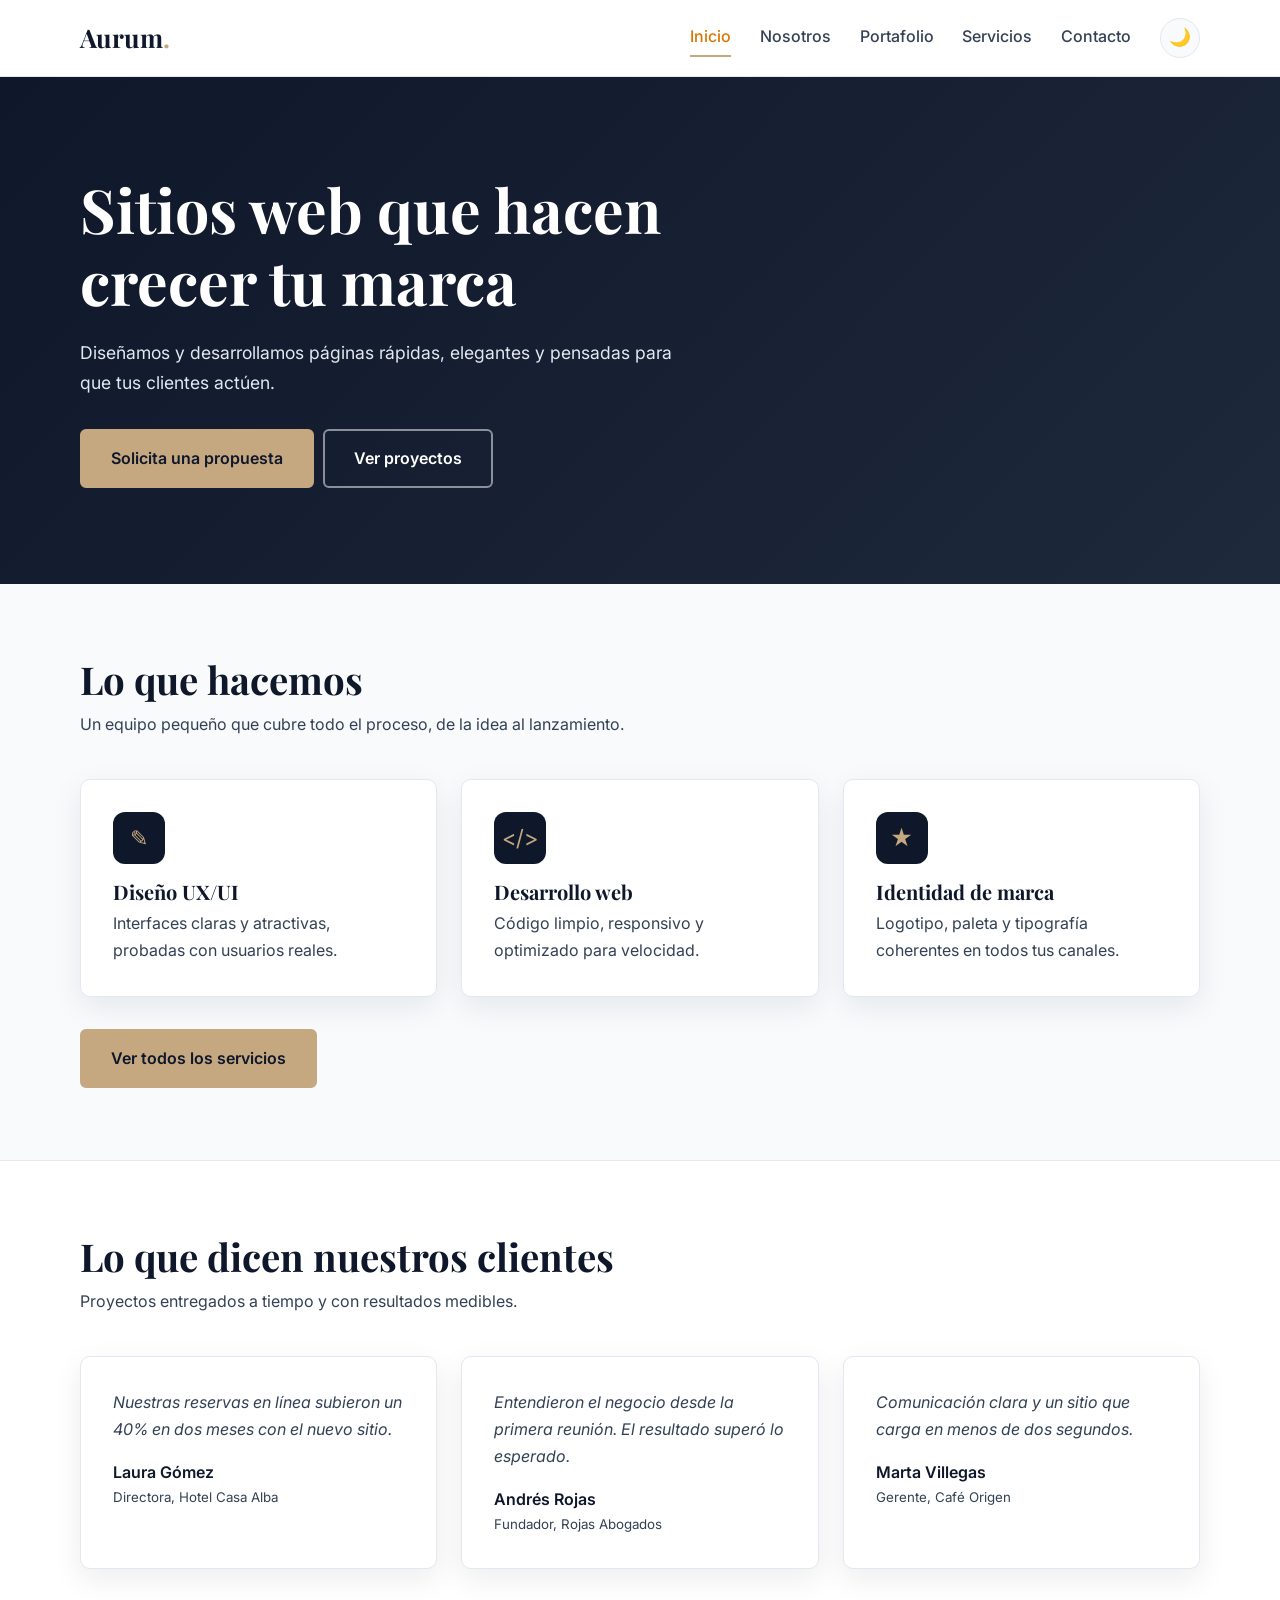
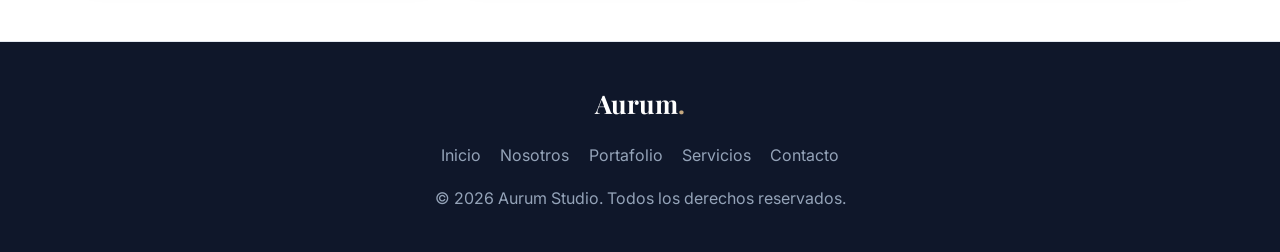
<file: index.html>
<!DOCTYPE html>
<html lang="es">
<head>
<meta charset="UTF-8">
<meta name="viewport" content="width=device-width, initial-scale=1">
<title>Inicio | Aurum Studio</title>
<meta name="description" content="Aurum Studio: estudio de diseño y desarrollo web a medida.">
<link rel="preconnect" href="https://fonts.googleapis.com">
<link rel="preconnect" href="https://fonts.gstatic.com" crossorigin>
<link href="https://fonts.googleapis.com/css2?family=Inter:wght@400;500;600&family=Playfair+Display:wght@600;700&display=swap" rel="stylesheet">
<link rel="stylesheet" href="styles.css">
<script>try{if(localStorage.getItem('theme')==='dark')document.documentElement.classList.add('dark-mode')}catch(e){}</script>
</head>
<body>
<header class="site-header">
<div class="container nav-wrap">
<a class="logo" href="index.html">Aurum<span>.</span></a>
<button class="menu-toggle" aria-label="Abrir menú" aria-expanded="false" aria-controls="nav"><span></span><span></span><span></span></button>
<nav id="nav" class="nav" aria-label="Principal"><ul><li><a href="index.html" class="active" aria-current="page">Inicio</a></li><li><a href="nosotros.html">Nosotros</a></li><li><a href="portafolio.html">Portafolio</a></li><li><a href="servicios.html">Servicios</a></li><li><a href="contacto.html">Contacto</a></li></ul><button class="theme-toggle" type="button" aria-label="Cambiar tema">🌙</button></nav>
</div>
</header>
<main>
<section class="hero"><div class="container">
<h1>Sitios web que hacen crecer tu marca</h1>
<p>Diseñamos y desarrollamos páginas rápidas, elegantes y pensadas para que tus clientes actúen.</p>
<a class="btn btn-primary" href="contacto.html">Solicita una propuesta</a><a class="btn btn-outline" href="portafolio.html">Ver proyectos</a>
</div></section>
<section><div class="container"><h2>Lo que hacemos</h2><p class="lead">Un equipo pequeño que cubre todo el proceso, de la idea al lanzamiento.</p>
<div class="grid grid-3">
<article class="card"><div class="icon">✎</div><h3>Diseño UX/UI</h3><p>Interfaces claras y atractivas, probadas con usuarios reales.</p></article>
<article class="card"><div class="icon">&lt;/&gt;</div><h3>Desarrollo web</h3><p>Código limpio, responsivo y optimizado para velocidad.</p></article>
<article class="card"><div class="icon">★</div><h3>Identidad de marca</h3><p>Logotipo, paleta y tipografía coherentes en todos tus canales.</p></article>
</div><p style="margin-top:2rem"><a class="btn btn-primary" href="servicios.html">Ver todos los servicios</a></p></div></section>
<section class="alt"><div class="container"><h2>Lo que dicen nuestros clientes</h2><p class="lead">Proyectos entregados a tiempo y con resultados medibles.</p>
<div class="grid grid-3">
<article class="card"><blockquote>Nuestras reservas en línea subieron un 40% en dos meses con el nuevo sitio.</blockquote><p class="author">Laura Gómez<small>Directora, Hotel Casa Alba</small></p></article>
<article class="card"><blockquote>Entendieron el negocio desde la primera reunión. El resultado superó lo esperado.</blockquote><p class="author">Andrés Rojas<small>Fundador, Rojas Abogados</small></p></article>
<article class="card"><blockquote>Comunicación clara y un sitio que carga en menos de dos segundos.</blockquote><p class="author">Marta Villegas<small>Gerente, Café Origen</small></p></article>
</div></div></section>
</main>
<footer>
<div class="container">
<a class="logo" href="index.html">Aurum<span>.</span></a>
<ul><li><a href="index.html">Inicio</a></li><li><a href="nosotros.html">Nosotros</a></li><li><a href="portafolio.html">Portafolio</a></li><li><a href="servicios.html">Servicios</a></li><li><a href="contacto.html">Contacto</a></li></ul>
<p>&copy; 2026 Aurum Studio. Todos los derechos reservados.</p>
</div>
</footer>
<script src="script.js"></script>
</body>
</html>
</file>
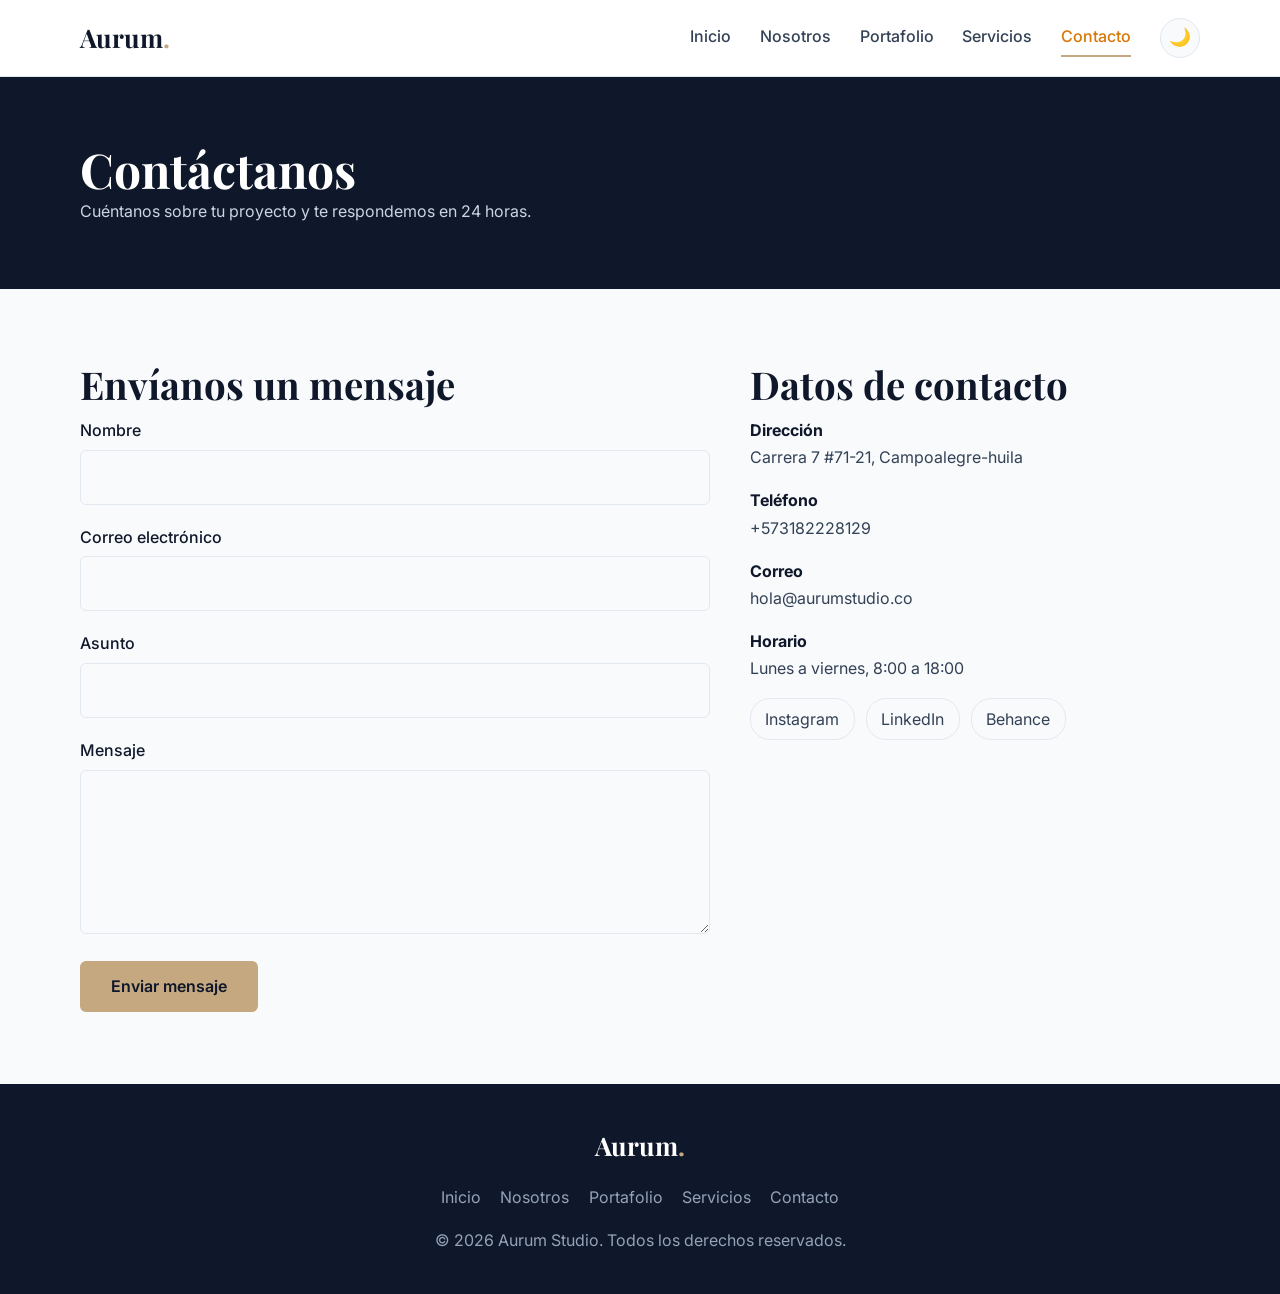
<file: contacto.html>
<!DOCTYPE html>
<html lang="es">
<head>
<meta charset="UTF-8">
<meta name="viewport" content="width=device-width, initial-scale=1">
<title>Contacto | Aurum Studio</title>
<meta name="description" content="Aurum Studio: estudio de diseño y desarrollo web a medida.">
<link rel="preconnect" href="https://fonts.googleapis.com">
<link rel="preconnect" href="https://fonts.gstatic.com" crossorigin>
<link href="https://fonts.googleapis.com/css2?family=Inter:wght@400;500;600&family=Playfair+Display:wght@600;700&display=swap" rel="stylesheet">
<link rel="stylesheet" href="styles.css">
<script>try{if(localStorage.getItem('theme')==='dark')document.documentElement.classList.add('dark-mode')}catch(e){}</script>
</head>
<body>
<header class="site-header">
<div class="container nav-wrap">
<a class="logo" href="index.html">Aurum<span>.</span></a>
<button class="menu-toggle" aria-label="Abrir menú" aria-expanded="false" aria-controls="nav"><span></span><span></span><span></span></button>
<nav id="nav" class="nav" aria-label="Principal"><ul><li><a href="index.html">Inicio</a></li><li><a href="nosotros.html">Nosotros</a></li><li><a href="portafolio.html">Portafolio</a></li><li><a href="servicios.html">Servicios</a></li><li><a href="contacto.html" class="active" aria-current="page">Contacto</a></li></ul><button class="theme-toggle" type="button" aria-label="Cambiar tema">🌙</button></nav>
</div>
</header>
<main>
<section class="page-hero"><div class="container"><h1>Contáctanos</h1><p>Cuéntanos sobre tu proyecto y te respondemos en 24 horas.</p></div></section>
<section><div class="container contact-grid">
<article><h2>Envíanos un mensaje</h2>
<form id="contact-form" novalidate>
<div class="field"><label for="nombre">Nombre</label><input id="nombre" name="nombre" type="text" autocomplete="name"><span class="error" role="alert"></span></div>
<div class="field"><label for="email">Correo electrónico</label><input id="email" name="email" type="email" autocomplete="email"><span class="error" role="alert"></span></div>
<div class="field"><label for="asunto">Asunto</label><input id="asunto" name="asunto" type="text"><span class="error" role="alert"></span></div>
<div class="field"><label for="mensaje">Mensaje</label><textarea id="mensaje" name="mensaje" rows="5"></textarea><span class="error" role="alert"></span></div>
<button class="btn btn-primary" type="submit">Enviar mensaje</button>
<p id="success" class="success" role="status"></p>
</form></article>
<aside><h2>Datos de contacto</h2>
<ul class="info-list">
<li><strong>Dirección</strong>Carrera 7 #71-21, Campoalegre-huila</li>
<li><strong>Teléfono</strong>+573182228129</li>
<li><strong>Correo</strong>hola@aurumstudio.co</li>
<li><strong>Horario</strong>Lunes a viernes, 8:00 a 18:00</li></ul>
<div class="social"><a href="#">Instagram</a><a href="#">LinkedIn</a><a href="#">Behance</a></div></aside>
</div></section>
</main>
<footer>
<div class="container">
<a class="logo" href="index.html">Aurum<span>.</span></a>
<ul><li><a href="index.html">Inicio</a></li><li><a href="nosotros.html">Nosotros</a></li><li><a href="portafolio.html">Portafolio</a></li><li><a href="servicios.html">Servicios</a></li><li><a href="contacto.html">Contacto</a></li></ul>
<p>&copy; 2026 Aurum Studio. Todos los derechos reservados.</p>
</div>
</footer>
<script src="script.js"></script>
</body>
</html>
</file>
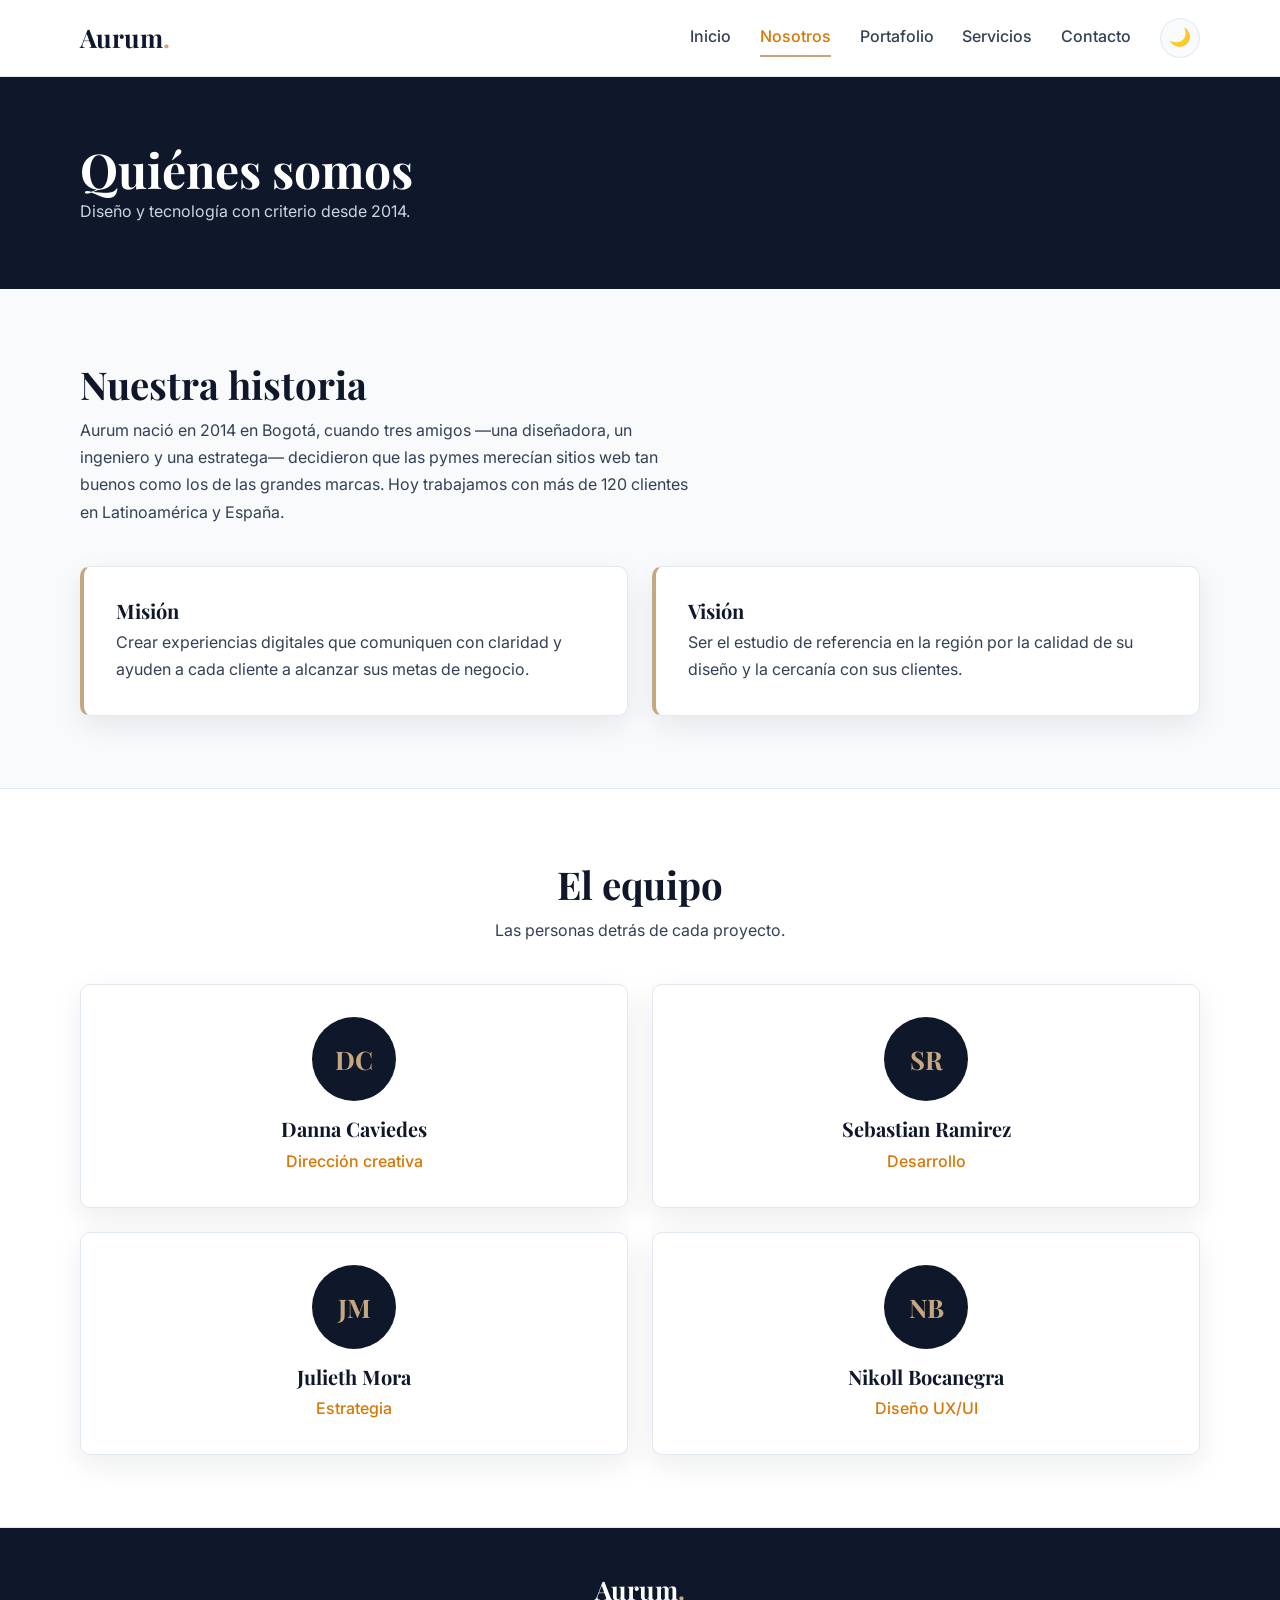
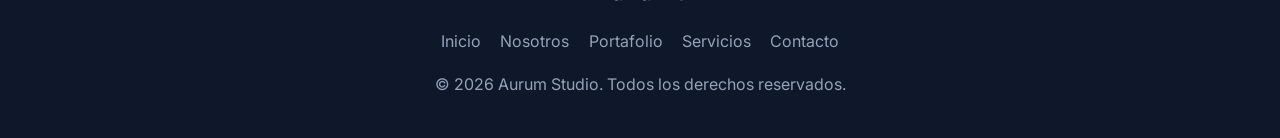
<file: nosotros.html>
<!DOCTYPE html>
<html lang="es">
<head>
<meta charset="UTF-8">
<meta name="viewport" content="width=device-width, initial-scale=1">
<title>Nosotros | Aurum Studio</title>
<meta name="description" content="Aurum Studio: estudio de diseño y desarrollo web a medida.">
<link rel="preconnect" href="https://fonts.googleapis.com">
<link rel="preconnect" href="https://fonts.gstatic.com" crossorigin>
<link href="https://fonts.googleapis.com/css2?family=Inter:wght@400;500;600&family=Playfair+Display:wght@600;700&display=swap" rel="stylesheet">
<link rel="stylesheet" href="styles.css">
<script>try{if(localStorage.getItem('theme')==='dark')document.documentElement.classList.add('dark-mode')}catch(e){}</script>
</head>
<body>
<header class="site-header">
<div class="container nav-wrap">
<a class="logo" href="index.html">Aurum<span>.</span></a>
<button class="menu-toggle" aria-label="Abrir menú" aria-expanded="false" aria-controls="nav"><span></span><span></span><span></span></button>
<nav id="nav" class="nav" aria-label="Principal"><ul><li><a href="index.html">Inicio</a></li><li><a href="nosotros.html" class="active" aria-current="page">Nosotros</a></li><li><a href="portafolio.html">Portafolio</a></li><li><a href="servicios.html">Servicios</a></li><li><a href="contacto.html">Contacto</a></li></ul><button class="theme-toggle" type="button" aria-label="Cambiar tema">🌙</button></nav>
</div>
</header>
<main>
<section class="page-hero"><div class="container"><h1>Quiénes somos</h1><p>Diseño y tecnología con criterio desde 2014.</p></div></section>
<section><div class="container"><h2>Nuestra historia</h2>
<p class="lead">Aurum nació en 2014 en Bogotá, cuando tres amigos —una diseñadora, un ingeniero y una estratega— decidieron que las pymes merecían sitios web tan buenos como los de las grandes marcas. Hoy trabajamos con más de 120 clientes en Latinoamérica y España.</p>
<div class="grid grid-2">
<article class="card mv"><h3>Misión</h3><p>Crear experiencias digitales que comuniquen con claridad y ayuden a cada cliente a alcanzar sus metas de negocio.</p></article>
<article class="card mv"><h3>Visión</h3><p>Ser el estudio de referencia en la región por la calidad de su diseño y la cercanía con sus clientes.</p></article>
</div></div></section>
<section class="alt team"><div class="container center"><h2>El equipo</h2><p class="lead">Las personas detrás de cada proyecto.</p>
<div class="grid grid-4">
<article class="card"><div class="avatar">DC</div><h3>Danna Caviedes</h3><p class="role">Dirección creativa</p></article>
<article class="card"><div class="avatar">SR</div><h3>Sebastian Ramirez</h3><p class="role">Desarrollo</p></article>
<article class="card"><div class="avatar">JM</div><h3>Julieth Mora</h3><p class="role">Estrategia</p></article>
<article class="card"><div class="avatar">NB</div><h3>Nikoll Bocanegra</h3><p class="role">Diseño UX/UI</p></article>
</div></div></section>
</main>
<footer>
<div class="container">
<a class="logo" href="index.html">Aurum<span>.</span></a>
<ul><li><a href="index.html">Inicio</a></li><li><a href="nosotros.html">Nosotros</a></li><li><a href="portafolio.html">Portafolio</a></li><li><a href="servicios.html">Servicios</a></li><li><a href="contacto.html">Contacto</a></li></ul>
<p>&copy; 2026 Aurum Studio. Todos los derechos reservados.</p>
</div>
</footer>
<script src="script.js"></script>
</body>
</html>
</file>
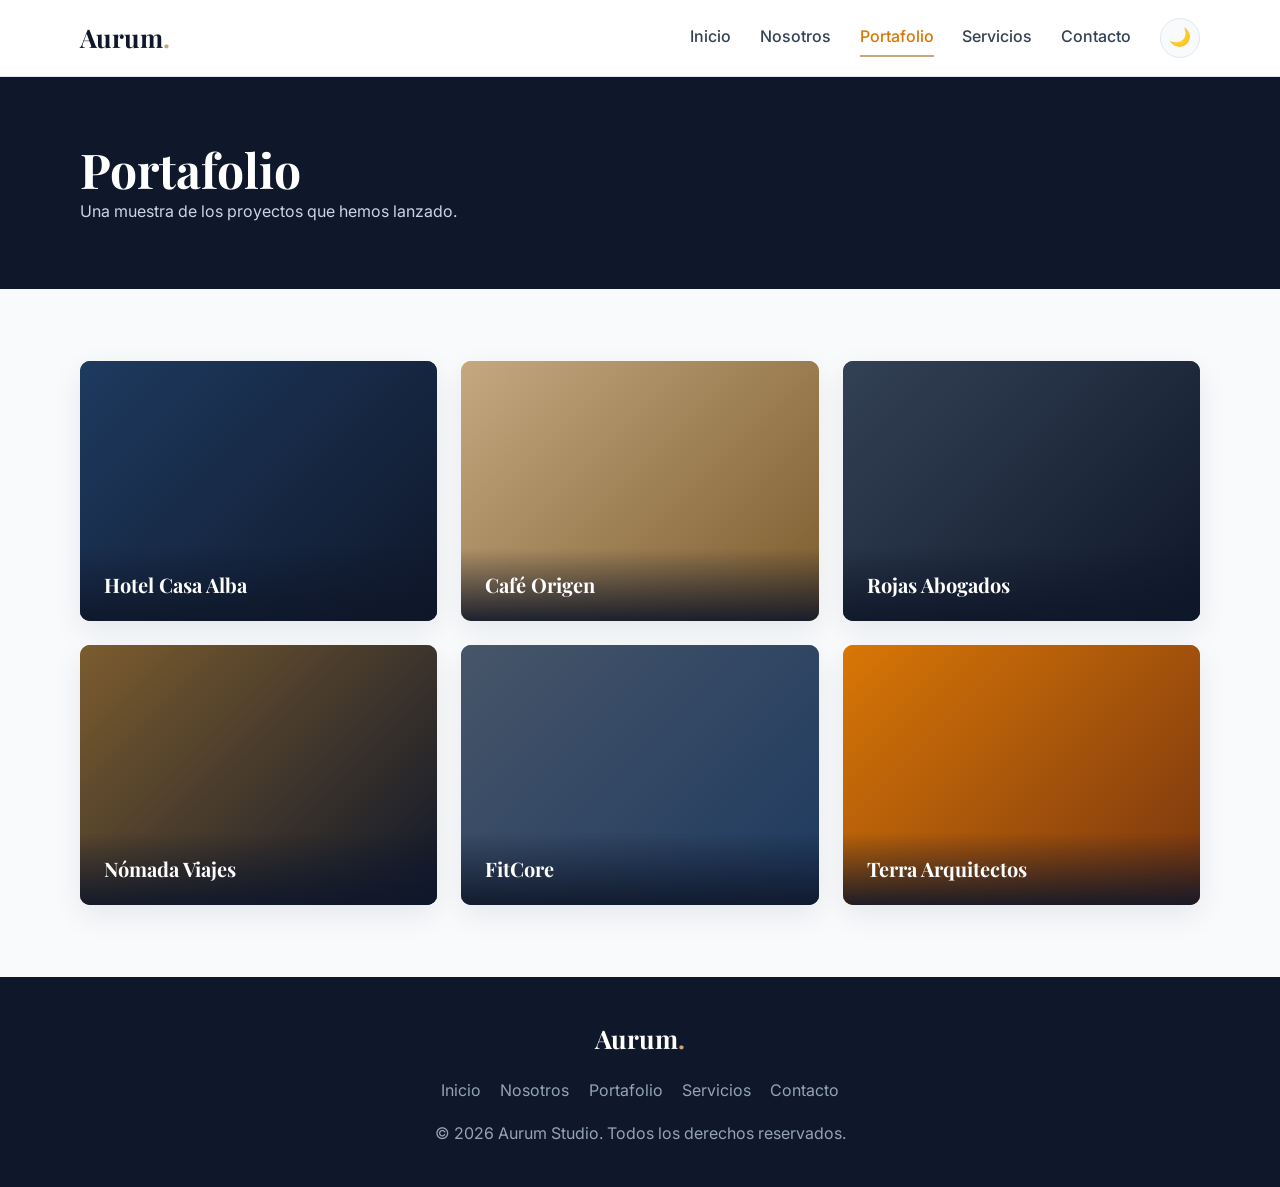
<file: portafolio.html>
<!DOCTYPE html>
<html lang="es">
<head>
<meta charset="UTF-8">
<meta name="viewport" content="width=device-width, initial-scale=1">
<title>Portafolio | Aurum Studio</title>
<meta name="description" content="Aurum Studio: estudio de diseño y desarrollo web a medida.">
<link rel="preconnect" href="https://fonts.googleapis.com">
<link rel="preconnect" href="https://fonts.gstatic.com" crossorigin>
<link href="https://fonts.googleapis.com/css2?family=Inter:wght@400;500;600&family=Playfair+Display:wght@600;700&display=swap" rel="stylesheet">
<link rel="stylesheet" href="styles.css">
<script>try{if(localStorage.getItem('theme')==='dark')document.documentElement.classList.add('dark-mode')}catch(e){}</script>
</head>
<body>
<header class="site-header">
<div class="container nav-wrap">
<a class="logo" href="index.html">Aurum<span>.</span></a>
<button class="menu-toggle" aria-label="Abrir menú" aria-expanded="false" aria-controls="nav"><span></span><span></span><span></span></button>
<nav id="nav" class="nav" aria-label="Principal"><ul><li><a href="index.html">Inicio</a></li><li><a href="nosotros.html">Nosotros</a></li><li><a href="portafolio.html" class="active" aria-current="page">Portafolio</a></li><li><a href="servicios.html">Servicios</a></li><li><a href="contacto.html">Contacto</a></li></ul><button class="theme-toggle" type="button" aria-label="Cambiar tema">🌙</button></nav>
</div>
</header>
<main>
<section class="page-hero"><div class="container"><h1>Portafolio</h1><p>Una muestra de los proyectos que hemos lanzado.</p></div></section>
<section><div class="container"><div class="grid grid-3"><article class="project g1" tabindex="0"><div class="info"><h3>Hotel Casa Alba</h3><p>Sitio con motor de reservas y galería inmersiva.</p></div></article><article class="project g2" tabindex="0"><div class="info"><h3>Café Origen</h3><p>Tienda en línea y branding para tostadores locales.</p></div></article><article class="project g3" tabindex="0"><div class="info"><h3>Rojas Abogados</h3><p>Portal corporativo con blog y agenda de citas.</p></div></article><article class="project g4" tabindex="0"><div class="info"><h3>Nómada Viajes</h3><p>Plataforma de paquetes turísticos con filtros.</p></div></article><article class="project g5" tabindex="0"><div class="info"><h3>FitCore</h3><p>Landing y panel de membresías para gimnasios.</p></div></article><article class="project g6" tabindex="0"><div class="info"><h3>Terra Arquitectos</h3><p>Portafolio visual para estudio de arquitectura.</p></div></article></div></div></section>
</main>
<footer>
<div class="container">
<a class="logo" href="index.html">Aurum<span>.</span></a>
<ul><li><a href="index.html">Inicio</a></li><li><a href="nosotros.html">Nosotros</a></li><li><a href="portafolio.html">Portafolio</a></li><li><a href="servicios.html">Servicios</a></li><li><a href="contacto.html">Contacto</a></li></ul>
<p>&copy; 2026 Aurum Studio. Todos los derechos reservados.</p>
</div>
</footer>
<script src="script.js"></script>
</body>
</html>
</file>
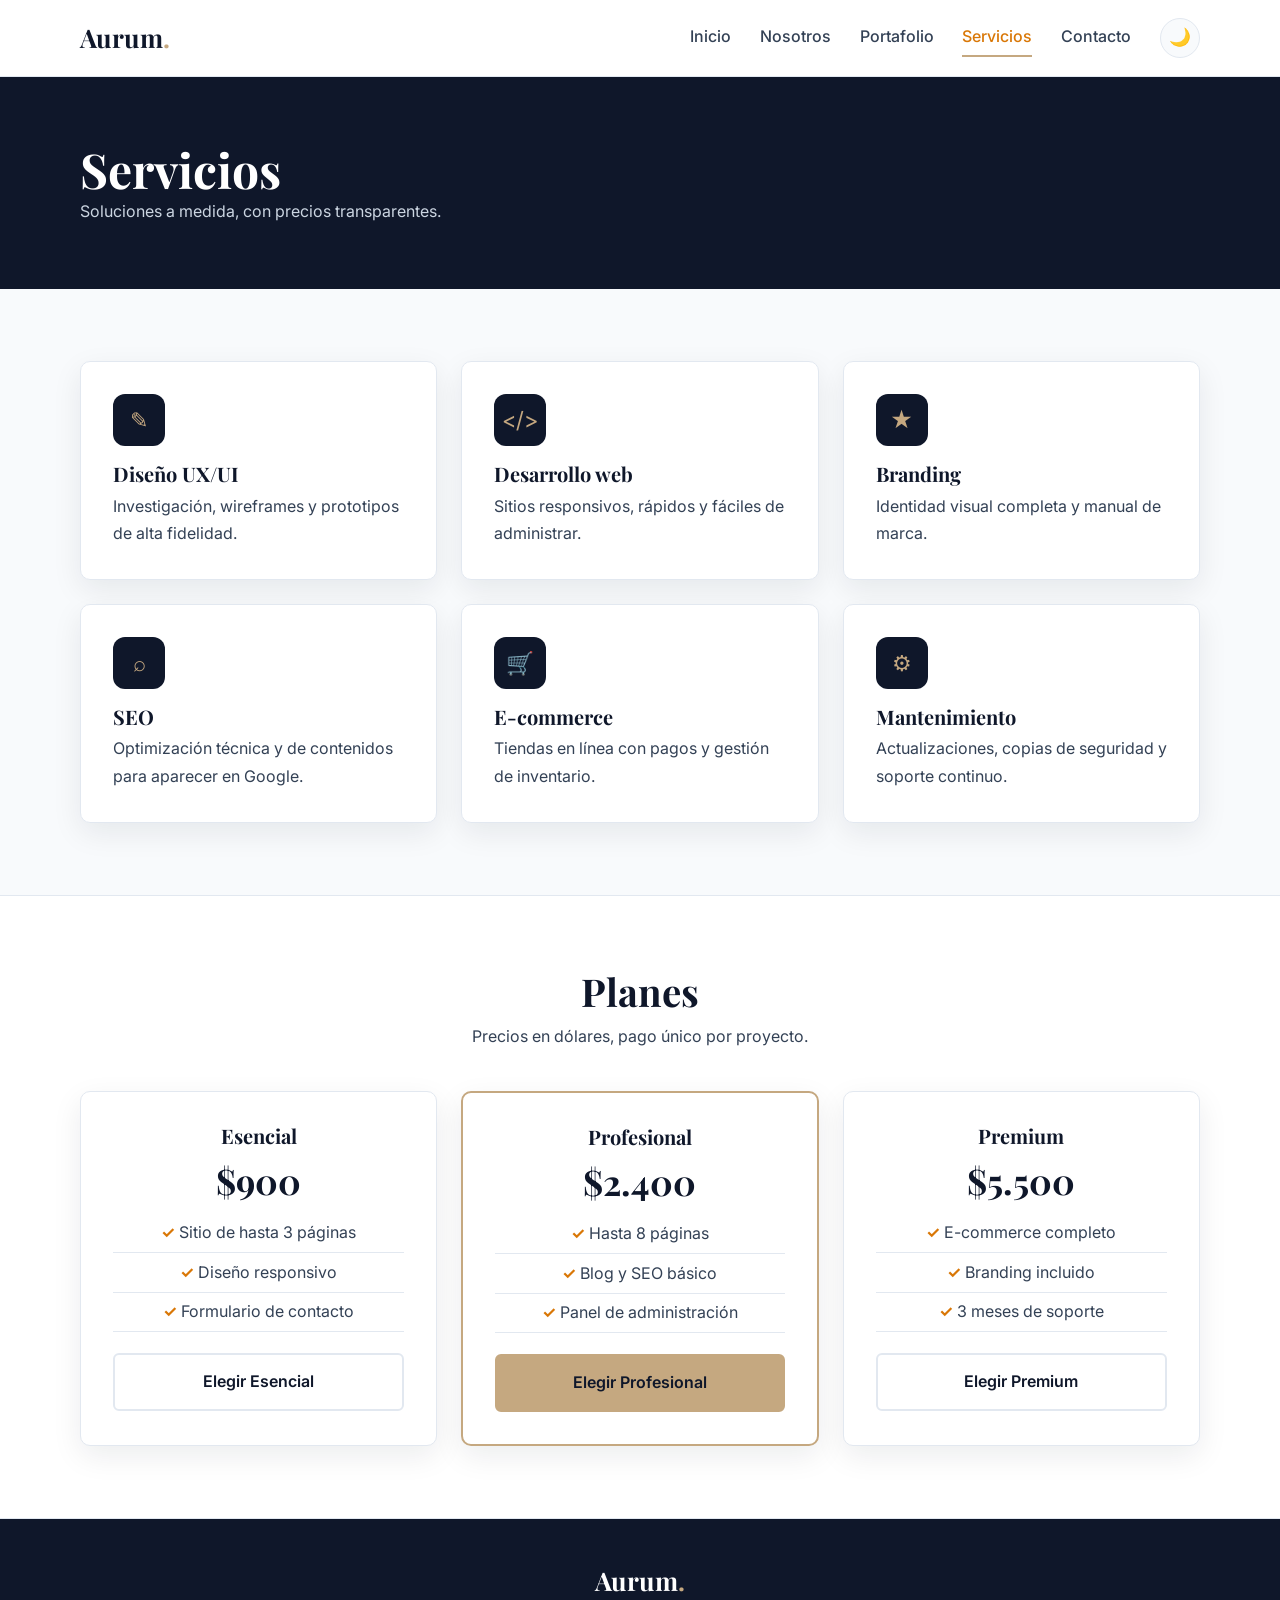
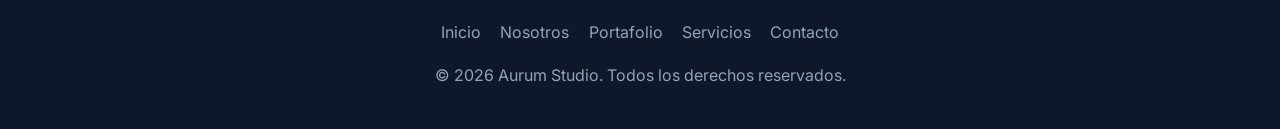
<file: servicios.html>
<!DOCTYPE html>
<html lang="es">
<head>
<meta charset="UTF-8">
<meta name="viewport" content="width=device-width, initial-scale=1">
<title>Servicios | Aurum Studio</title>
<meta name="description" content="Aurum Studio: estudio de diseño y desarrollo web a medida.">
<link rel="preconnect" href="https://fonts.googleapis.com">
<link rel="preconnect" href="https://fonts.gstatic.com" crossorigin>
<link href="https://fonts.googleapis.com/css2?family=Inter:wght@400;500;600&family=Playfair+Display:wght@600;700&display=swap" rel="stylesheet">
<link rel="stylesheet" href="styles.css">
<script>try{if(localStorage.getItem('theme')==='dark')document.documentElement.classList.add('dark-mode')}catch(e){}</script>
</head>
<body>
<header class="site-header">
<div class="container nav-wrap">
<a class="logo" href="index.html">Aurum<span>.</span></a>
<button class="menu-toggle" aria-label="Abrir menú" aria-expanded="false" aria-controls="nav"><span></span><span></span><span></span></button>
<nav id="nav" class="nav" aria-label="Principal"><ul><li><a href="index.html">Inicio</a></li><li><a href="nosotros.html">Nosotros</a></li><li><a href="portafolio.html">Portafolio</a></li><li><a href="servicios.html" class="active" aria-current="page">Servicios</a></li><li><a href="contacto.html">Contacto</a></li></ul><button class="theme-toggle" type="button" aria-label="Cambiar tema">🌙</button></nav>
</div>
</header>
<main>
<section class="page-hero"><div class="container"><h1>Servicios</h1><p>Soluciones a medida, con precios transparentes.</p></div></section>
<section><div class="container"><div class="grid grid-3">
<article class="card"><div class="icon">✎</div><h3>Diseño UX/UI</h3><p>Investigación, wireframes y prototipos de alta fidelidad.</p></article>
<article class="card"><div class="icon">&lt;/&gt;</div><h3>Desarrollo web</h3><p>Sitios responsivos, rápidos y fáciles de administrar.</p></article>
<article class="card"><div class="icon">★</div><h3>Branding</h3><p>Identidad visual completa y manual de marca.</p></article>
<article class="card"><div class="icon">⌕</div><h3>SEO</h3><p>Optimización técnica y de contenidos para aparecer en Google.</p></article>
<article class="card"><div class="icon">🛒</div><h3>E-commerce</h3><p>Tiendas en línea con pagos y gestión de inventario.</p></article>
<article class="card"><div class="icon">⚙</div><h3>Mantenimiento</h3><p>Actualizaciones, copias de seguridad y soporte continuo.</p></article>
</div></div></section>
<section class="alt"><div class="container center"><h2>Planes</h2><p class="lead">Precios en dólares, pago único por proyecto.</p>
<div class="grid grid-3 plan">
<article class="card"><h3>Esencial</h3><p class="price">$900</p><ul><li>Sitio de hasta 3 páginas</li><li>Diseño responsivo</li><li>Formulario de contacto</li></ul><a class="btn btn-outline" style="color:var(--head);border-color:var(--border)" href="contacto.html">Elegir Esencial</a></article>
<article class="card featured"><h3>Profesional</h3><p class="price">$2.400</p><ul><li>Hasta 8 páginas</li><li>Blog y SEO básico</li><li>Panel de administración</li></ul><a class="btn btn-primary" href="contacto.html">Elegir Profesional</a></article>
<article class="card"><h3>Premium</h3><p class="price">$5.500</p><ul><li>E-commerce completo</li><li>Branding incluido</li><li>3 meses de soporte</li></ul><a class="btn btn-outline" style="color:var(--head);border-color:var(--border)" href="contacto.html">Elegir Premium</a></article>
</div></div></section>
</main>
<footer>
<div class="container">
<a class="logo" href="index.html">Aurum<span>.</span></a>
<ul><li><a href="index.html">Inicio</a></li><li><a href="nosotros.html">Nosotros</a></li><li><a href="portafolio.html">Portafolio</a></li><li><a href="servicios.html">Servicios</a></li><li><a href="contacto.html">Contacto</a></li></ul>
<p>&copy; 2026 Aurum Studio. Todos los derechos reservados.</p>
</div>
</footer>
<script src="script.js"></script>
</body>
</html>
</file>
<file: styles.css>
:root{--primary:#0F172A;--accent:#C5A880;--accent-h:#D97706;--bg:#F8FAFC;--text:#334155;--card:#fff;--border:#e2e8f0;--head:#0F172A;--shadow:0 10px 30px rgba(15,23,42,.08)}
.dark-mode{--bg:#0B1120;--text:#cbd5e1;--card:#111a2e;--border:#1e293b;--head:#f1f5f9;--shadow:0 10px 30px rgba(0,0,0,.4)}
*{box-sizing:border-box;margin:0;padding:0}
html{scroll-behavior:smooth}
body{font-family:'Inter',sans-serif;background:var(--bg);color:var(--text);line-height:1.7;transition:background .3s,color .3s}
h1,h2,h3{font-family:'Playfair Display',serif;color:var(--head);line-height:1.2}
h1{font-size:clamp(2.2rem,6vw,3.8rem)}h2{font-size:clamp(1.7rem,4vw,2.4rem);margin-bottom:.6rem}h3{font-size:1.25rem;margin-bottom:.4rem}
a{color:inherit;text-decoration:none}ul{list-style:none}
:focus-visible{outline:2px solid var(--accent-h);outline-offset:3px}
.container{width:min(1120px,92%);margin:0 auto}
section{padding:4.5rem 0}
.lead{max-width:62ch;margin-bottom:2.5rem}
.center{text-align:center}.center .lead{margin-inline:auto}
/* Header */
.site-header{position:sticky;top:0;z-index:50;background:var(--card);border-bottom:1px solid var(--border);transition:background .3s}
.nav-wrap{display:flex;align-items:center;justify-content:space-between;padding:1rem 0}
.logo{font-family:'Playfair Display',serif;font-size:1.6rem;font-weight:700;color:var(--head)}.logo span{color:var(--accent)}
.menu-toggle{background:none;border:0;cursor:pointer;display:flex;flex-direction:column;gap:5px;padding:6px}
.menu-toggle span{width:26px;height:2px;background:var(--head);transition:.3s}
.menu-toggle.open span:nth-child(1){transform:translateY(7px) rotate(45deg)}
.menu-toggle.open span:nth-child(2){opacity:0}
.menu-toggle.open span:nth-child(3){transform:translateY(-7px) rotate(-45deg)}
.nav{position:absolute;top:100%;left:0;right:0;background:var(--card);border-bottom:1px solid var(--border);padding:0 4%;max-height:0;overflow:hidden;transition:max-height .35s ease,padding .35s}
.nav.open{max-height:480px;padding:1rem 4% 1.5rem}
.nav ul{display:flex;flex-direction:column;gap:.2rem;margin-bottom:1rem}
.nav a{display:block;padding:.6rem 0;font-weight:500;transition:color .25s}
.nav a:hover,.nav a.active{color:var(--accent-h)}
.theme-toggle{background:var(--bg);border:1px solid var(--border);border-radius:50%;width:40px;height:40px;cursor:pointer;font-size:1.1rem;transition:transform .3s}
.theme-toggle:hover{transform:rotate(20deg) scale(1.08)}
@media(min-width:821px){
.menu-toggle{display:none}
.nav{position:static;display:flex;align-items:center;gap:1.8rem;max-height:none;overflow:visible;border:0;padding:0;background:none}
.nav.open{padding:0}.nav ul{flex-direction:row;gap:1.8rem;margin:0}
.nav a{padding:.3rem 0;border-bottom:2px solid transparent}.nav a.active{border-color:var(--accent)}}
/* Buttons */
.btn{display:inline-block;padding:.85rem 1.8rem;border-radius:6px;font-weight:600;border:2px solid var(--accent);cursor:pointer;font-family:inherit;font-size:1rem;transition:.3s}
.btn-primary{background:var(--accent);color:var(--primary);animation:pulse 2.8s infinite}
.btn-primary:hover{background:var(--accent-h);border-color:var(--accent-h);color:#fff;transform:translateY(-2px);animation:none}
.btn-outline{color:#fff;border-color:rgba(255,255,255,.5)}.btn-outline:hover{background:#fff;color:var(--primary)}
@keyframes pulse{0%{box-shadow:0 0 0 0 rgba(197,168,128,.55)}70%{box-shadow:0 0 0 14px rgba(197,168,128,0)}100%{box-shadow:0 0 0 0 rgba(197,168,128,0)}}
@keyframes fade{from{opacity:0;transform:translateY(18px)}to{opacity:1;transform:none}}
main{animation:fade .8s ease both}
@media(prefers-reduced-motion:reduce){*{animation:none!important;transition:none!important}}
/* Hero */
.hero{background:linear-gradient(135deg,#0F172A 0%,#1e293b 100%);color:#e2e8f0;padding:6rem 0}
.hero h1{color:#fff;max-width:18ch;margin-bottom:1.2rem}.hero p{max-width:55ch;margin-bottom:2rem;font-size:1.1rem}
.hero .btn+.btn{margin-left:.6rem}
.page-hero{background:var(--primary);color:#cbd5e1;padding:4rem 0}.page-hero h1{color:#fff;font-size:clamp(2rem,5vw,3rem)}
/* Grids & cards */
.grid{display:grid;gap:1.5rem}
@media(min-width:640px){.grid-2{grid-template-columns:repeat(2,1fr)}.grid-3{grid-template-columns:repeat(2,1fr)}}
@media(min-width:960px){.grid-3{grid-template-columns:repeat(3,1fr)}.grid-4{grid-template-columns:repeat(4,1fr)}}
@media(min-width:640px){.grid-4{grid-template-columns:repeat(2,1fr)}}
.card{background:var(--card);border:1px solid var(--border);border-radius:10px;padding:2rem;box-shadow:var(--shadow);transition:transform .3s,border-color .3s}
.card:hover{transform:translateY(-5px);border-color:var(--accent)}
.icon{display:grid;place-items:center;width:52px;height:52px;border-radius:12px;background:var(--primary);color:var(--accent);font-size:1.4rem;margin-bottom:1rem}
.alt{background:var(--card);border-block:1px solid var(--border)}
blockquote{font-style:italic}.author{margin-top:1rem;font-weight:600;color:var(--head);font-style:normal}.author small{display:block;font-weight:400;color:var(--text)}
.avatar{width:84px;height:84px;border-radius:50%;background:var(--primary);color:var(--accent);display:grid;place-items:center;font:700 1.6rem 'Playfair Display',serif;margin:0 auto 1rem}
.team .card{text-align:center}.role{color:var(--accent-h);font-weight:500}
.mv{border-left:4px solid var(--accent)}
/* Portfolio */
.project{position:relative;overflow:hidden;border-radius:10px;min-height:260px;display:flex;align-items:flex-end;color:#fff;box-shadow:var(--shadow)}
.project .info{position:relative;z-index:1;padding:1.5rem;width:100%;background:linear-gradient(transparent,rgba(15,23,42,.9))}
.project h3{color:#fff;margin:0}
.project p{max-height:0;opacity:0;overflow:hidden;font-size:.95rem;transition:max-height .4s,opacity .4s}
.project:hover p,.project:focus-within p{max-height:90px;opacity:1;margin-top:.4rem}
.project::before{content:"";position:absolute;inset:0;background:inherit;transition:transform .6s}
.project:hover::before{transform:scale(1.1)}
.g1{background:linear-gradient(135deg,#1e3a5f,#0F172A)}.g2{background:linear-gradient(135deg,#C5A880,#7c5c2e)}.g3{background:linear-gradient(135deg,#334155,#0F172A)}
.g4{background:linear-gradient(135deg,#7c5c2e,#0F172A)}.g5{background:linear-gradient(135deg,#475569,#1e3a5f)}.g6{background:linear-gradient(135deg,#D97706,#78350f)}
/* Pricing */
.price{font:700 2.2rem 'Playfair Display',serif;color:var(--head);margin:.6rem 0}.price small{font:400 .9rem 'Inter';color:var(--text)}
.plan li{padding:.35rem 0;border-bottom:1px solid var(--border)}.plan li::before{content:"✓ ";color:var(--accent-h);font-weight:700}
.plan .btn{margin-top:1.3rem;width:100%;text-align:center}
.featured{border:2px solid var(--accent)}
.plan .btn-primary{color:var(--primary)}
/* Form */
.contact-grid{display:grid;gap:2.5rem}@media(min-width:900px){.contact-grid{grid-template-columns:1.4fr 1fr}}
.field{margin-bottom:1.2rem}label{display:block;font-weight:500;margin-bottom:.35rem;color:var(--head)}
input,textarea{width:100%;padding:.8rem 1rem;border:1px solid var(--border);border-radius:6px;background:var(--bg);color:var(--text);font:inherit;transition:border-color .25s,box-shadow .25s}
input:focus,textarea:focus{outline:0;border-color:var(--accent);box-shadow:0 0 0 3px rgba(197,168,128,.3)}
.field.invalid input,.field.invalid textarea{border-color:#dc2626}
.error{color:#dc2626;font-size:.85rem;display:none}.field.invalid .error{display:block}
.success{display:none;background:#ecfdf5;color:#065f46;border:1px solid #6ee7b7;padding:1rem;border-radius:6px;margin-top:1rem;animation:fade .5s}.success.show{display:block}
.info-list li{margin-bottom:1rem}.info-list strong{display:block;color:var(--head)}
.social{display:flex;gap:.7rem;margin-top:1rem}.social a{padding:.4rem .9rem;border:1px solid var(--border);border-radius:20px;transition:.25s}.social a:hover{background:var(--primary);color:var(--accent);border-color:var(--primary)}
/* Footer */
footer{background:var(--primary);color:#94a3b8;padding:2.5rem 0;text-align:center}
footer .logo{color:#fff}footer ul{display:flex;justify-content:center;flex-wrap:wrap;gap:1.2rem;margin:1rem 0}footer a:hover{color:var(--accent)}
</file>
